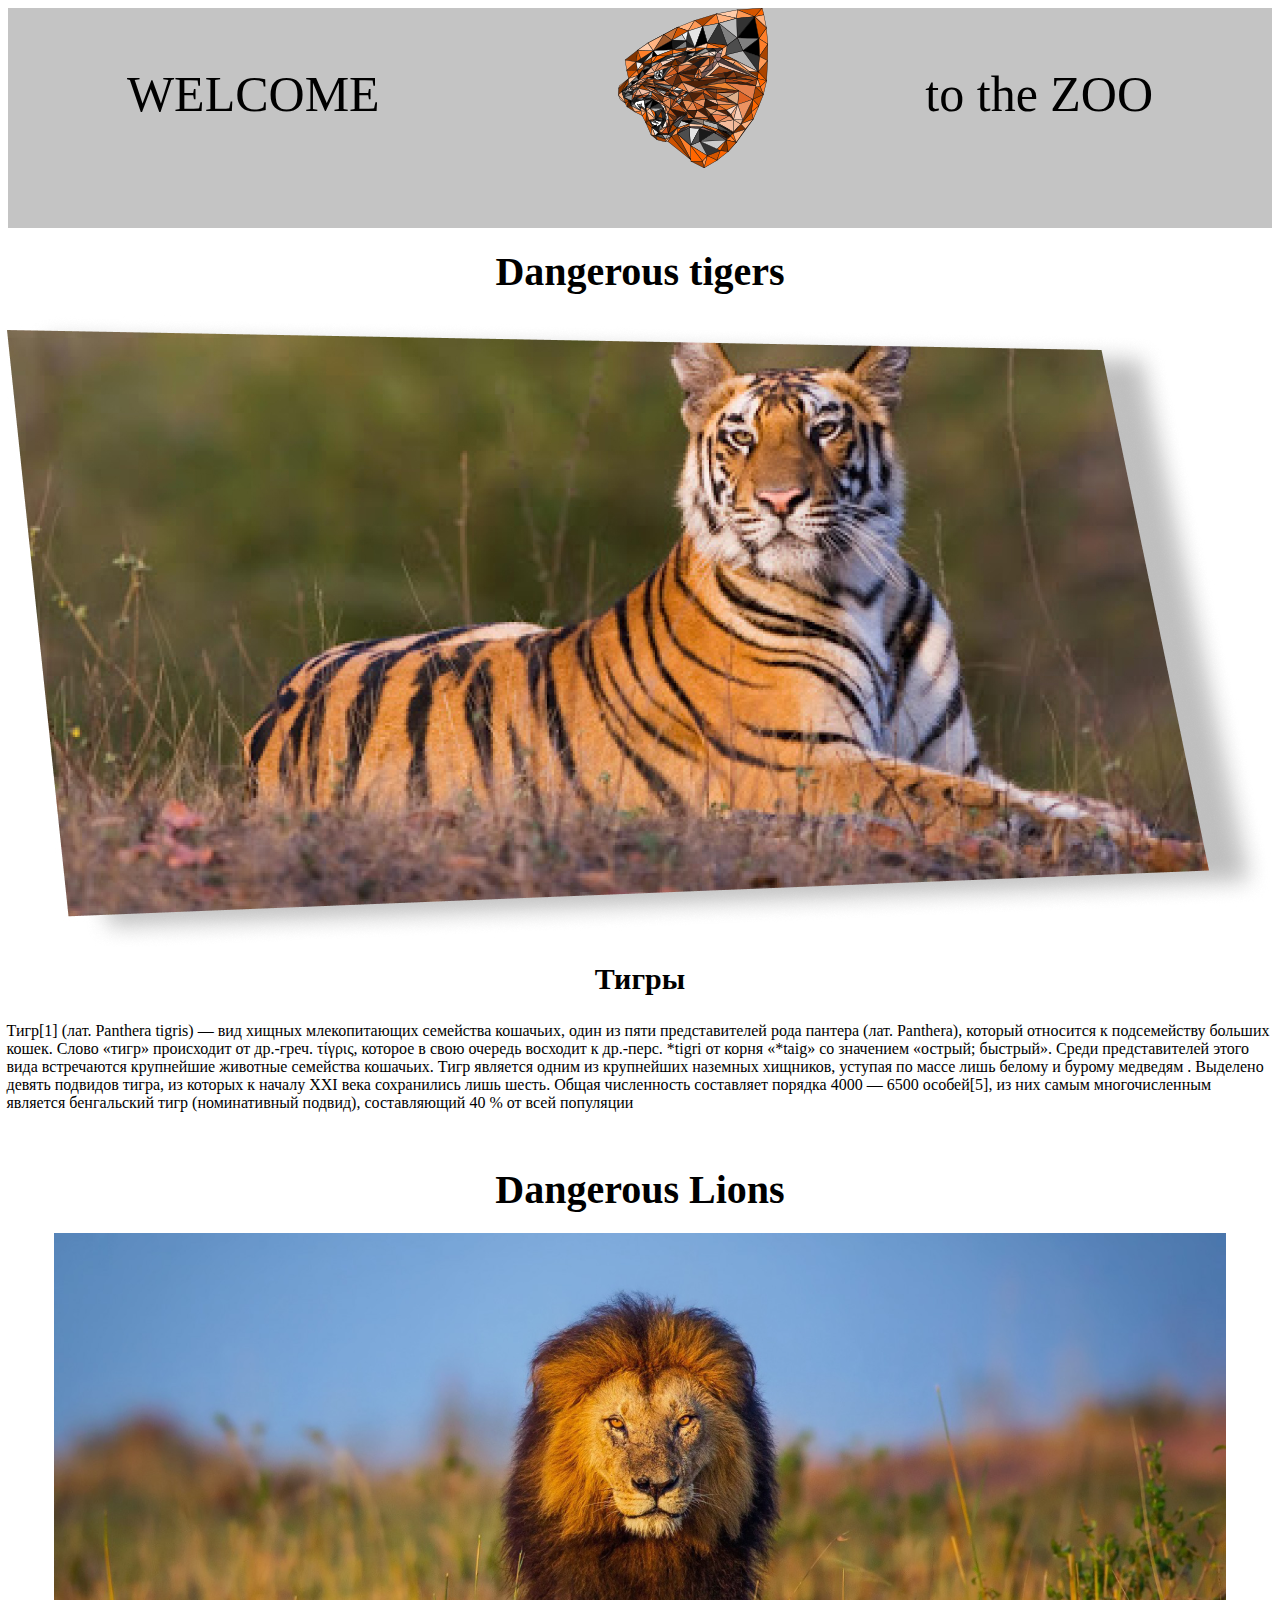
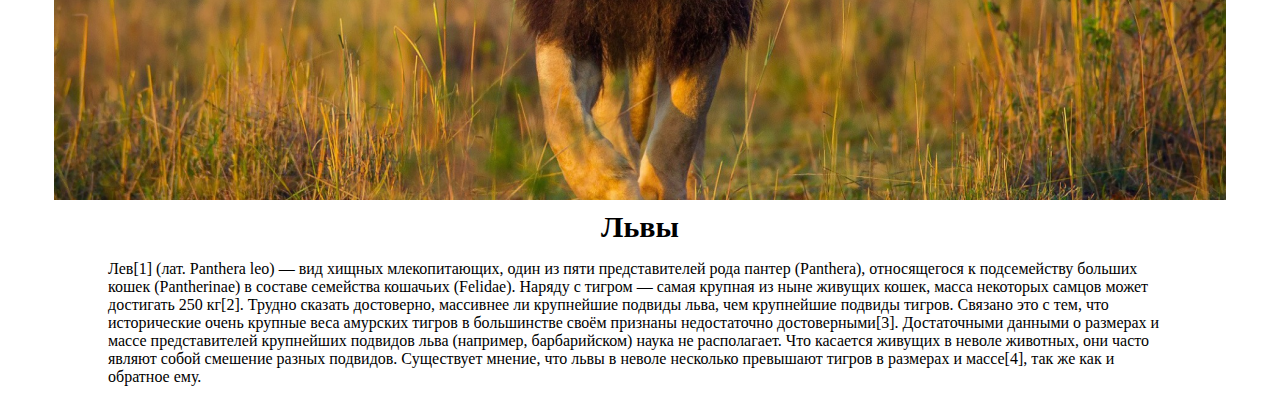
<file: папка в папке/папка в папке в папке/index.html>
<!DOCTYPE html>
<html lang="en">
<head>
    <meta charset="UTF-8">
    <meta http-equiv="X-UA-Compatible" content="IE=edge">
    <meta name="viewport" content="width=device-width, initial-scale=1.0">
    <title>Document</title>
    <link rel ="stylesheet" href="style1.css">
</head>
<body>
    <div class="main-head">
        
    <div class="Welcone">
        <div class="txt"><div id="23">WELCOME</div><div class="abc"><img src="img/g2098.png"></div> <div id="24">to the ZOO</div></div>
    </div>
    
</div>
<main>
    <h1>Dangerous tigers</h1>
    <div class="box1">
        
        
        <img src="img/тигр.jpg">
        <h2>Тигры</h2>
            <p>Тигр[1] (лат. Panthera tigris) — вид хищных млекопитающих
                 семейства кошачьих, один из пяти представителей рода пантера 
                 (лат. Panthera), который относится к подсемейству больших кошек.
                  Слово «тигр» происходит от др.-греч. τίγρις, которое в свою очередь восходит к др.-перс.
                   *tigri от корня «*taig» со значением «острый; быстрый».
                    Среди представителей этого вида встречаются крупнейшие животные семейства кошачьих.
                     Тигр является одним из крупнейших наземных хищников, уступая по массе лишь белому и бурому медведям
                     . Выделено девять подвидов тигра, из которых к началу XXI века сохранились лишь шесть.
                      Общая численность составляет порядка 4000 — 6500 особей[5], из них самым многочисленным 
                      является бенгальский тигр (номинативный подвид), составляющий 40 % от всей популяции</p>
    </div>
    <h1>Dangerous Lions</h1>
    <div class="lion">
        <img src ="img/lion.png">
    </div>
    <h2>Львы</h2>
    <p>Лев[1] (лат. Panthera leo) — вид хищных млекопитающих, один из пяти представителей рода пантер 
        (Panthera), относящегося к подсемейству больших кошек (Pantherinae) в составе семейства кошачьих
         (Felidae). Наряду с тигром — самая крупная из ныне живущих кошек, масса некоторых самцов может
          достигать 250 кг[2]. Трудно сказать достоверно, массивнее ли крупнейшие подвиды льва, чем 
          крупнейшие подвиды тигров. Связано это с тем, что исторические очень крупные веса амурских 
          тигров в большинстве своём признаны недостаточно достоверными[3]. Достаточными данными о размерах
           и массе представителей крупнейших подвидов льва (например, барбарийском) наука не располагает.
            Что касается живущих в неволе животных, они часто являют собой смешение разных подвидов.
             Существует мнение, что львы в неволе несколько превышают тигров в размерах и массе[4], так же
              как и обратное ему.  </p>
</main>
    
</body>
</html>
</file>
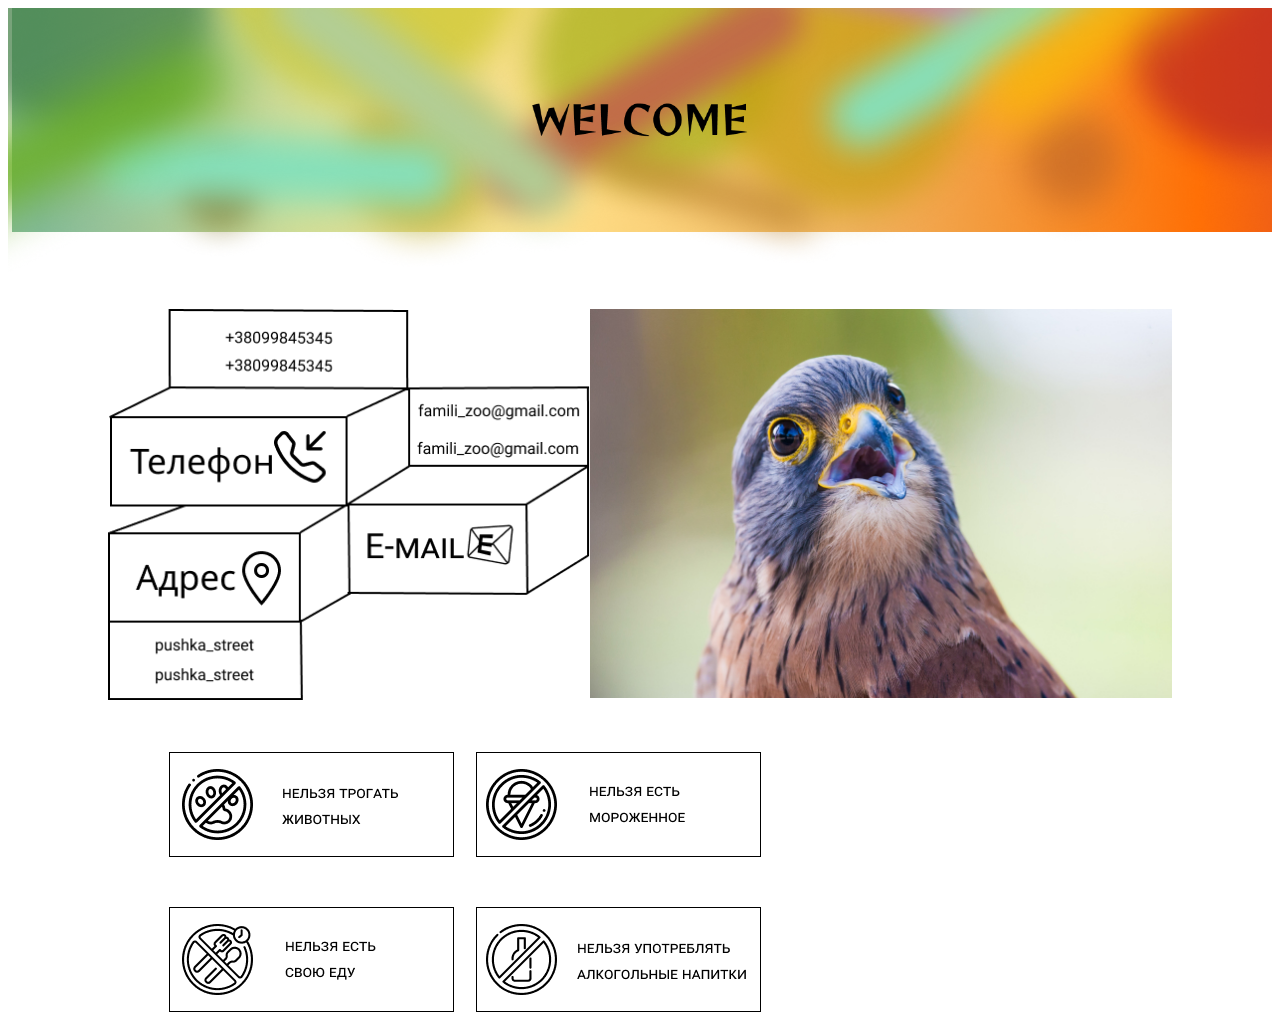
<file: папка в папке/папка в папке в папке/странца3/страница 4/index.html>
<!DOCTYPE html>
<html lang="en">
<head>
    <meta charset="UTF-8">
    <meta http-equiv="X-UA-Compatible" content="IE=edge">
    <meta name="viewport" content="width=device-width, initial-scale=1.0">
    <title>Document</title>
    <link rel ="stylesheet" href="style.css">
</head>
<header>
    <div class="header"><img src="img/header1.png"></div>
</header>
<body >

    <main style="margin-right: 100px; margin-left: 100px;margin-top: 0px;">
<div class="item1">
<img src="img/Данные 1.png">

</div>
<div class="item">
<img src="img/Bird.jpg">
</div>



    </main>
    <div class="prohubitions" style="margin-right: 500px; margin-left: 150px;">
        <div class="prohubitions1">
                    <div class="item3"><img src="img/Запреты 1.png"></div>
                    <div class="item3"><img src="img/запреты 2.png"></div>
        </div>
        <div class="prohubitions2">
                    <div class="item3"><img src="img/запреты 3.png"></div>
                    <div class="item3"><img src ="img/запреты 4.png"></div>
        </div>
    </div>
</body>
</html>
</file>
<file: папка в папке/папка в папке в папке/style1.css>
.box1{
    display:flex;
    justify-content:center;
    align-content:center;
    flex-wrap: wrap;
    flex-direction: column;
}
.box1 h1 {
 width:100%;
height: 100px;


font-family: Reggae One;
font-style: normal;
font-weight: normal;
font-size: 70px;
line-height: 70px;
/* identical to box height, or 143% */

text-align: center;
text-transform: capitalize;


color: #000000;

}
main{
padding-left:100px;
padding-right:100px;

}
.lion{
  
display:flex;
justify-content:center;

}
.lions{

font-family: Reggae One;
font-style: normal;
font-weight: normal;
font-size: 70px;
line-height: 100px;
/* identical to box height, or 143% */

text-align: center;
text-transform: capitalize;

color: #000000;
}
.Welcone{
width:100%;
height:220px;
background: #C4C4C4;
padding-left: 0px;
padding-right:0px;
}
.txt{
    display:flex;
    justify-content:space-around;
    align-items:center;
    font-family:Reggae One; 
    font-size: 50px;
}
.main-head{}
.abc{
width:70px;
height:70px'
}
h2{
    display:flex;
justify-content: center;
align-content:center;
font-family:Reggae One;
font-size:30px;
margin:10px;
}
h1{
    margin:20px;
    font-family:Reggae One;
    font-size:40px;
    display:flex;
    justify-content:center;


}
</file>
<file: папка в папке/папка в папке в папке/странца3/страница 4/style.css>
.header{
    display: flex;
    justify-content: center;
    
}
.item{
    width: 585px;
    height: 391px;
}
img{
    width:100%;
}
.item1{
    width: 484.06px;
    height: 393px;
}
header{
    width:100%;
}
main{
    display:flex;
    flex-direction: row;
    justify-content: space-around;
}
.prohibitions{
    display: flex;
    flex-direction: column;
}
.item3{
width: 285px;
height: 105px;
}
.prohubitions1{
    display:flex;
    flex-direction: row;
    justify-content: space-around;
    margin-top:50px;
}
.prohubitions2{
    display:flex;
    flex-direction: row;
    justify-content: space-around;  
    margin-top: 50px;
}
</file>
